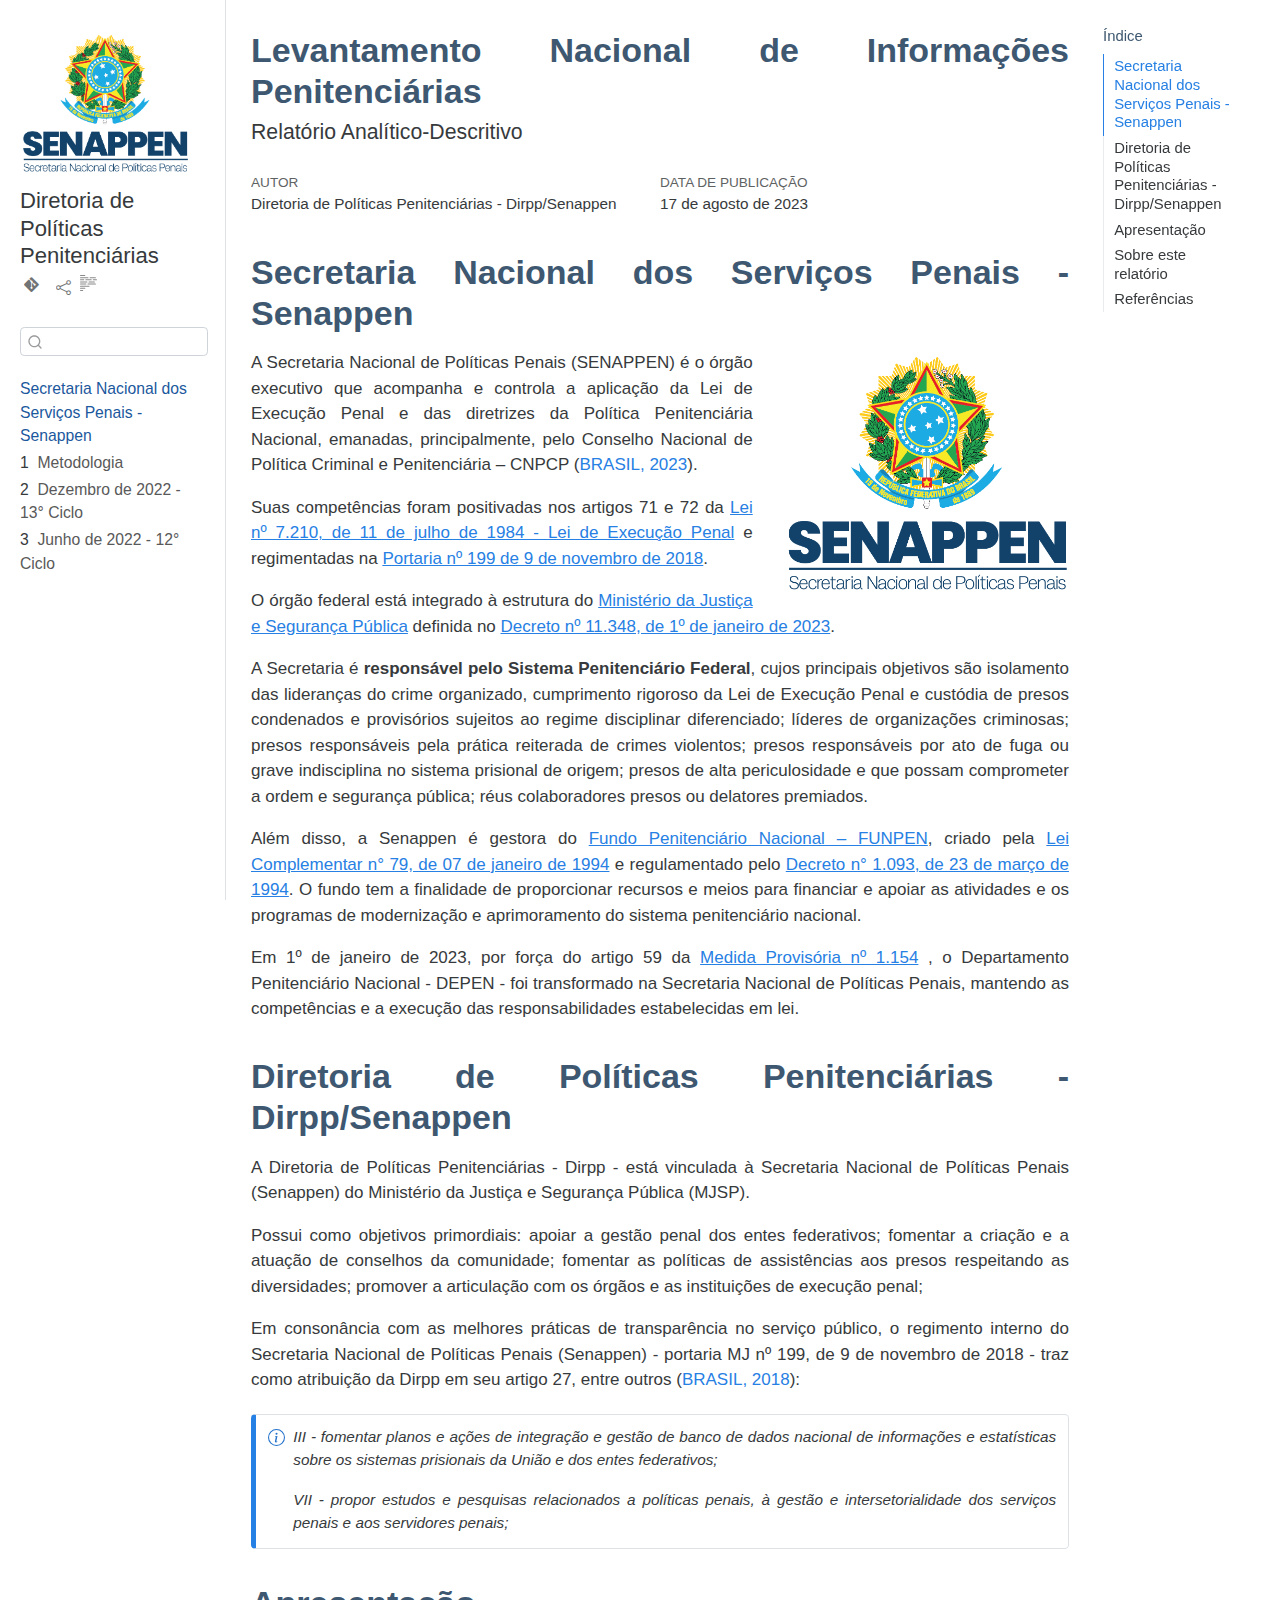
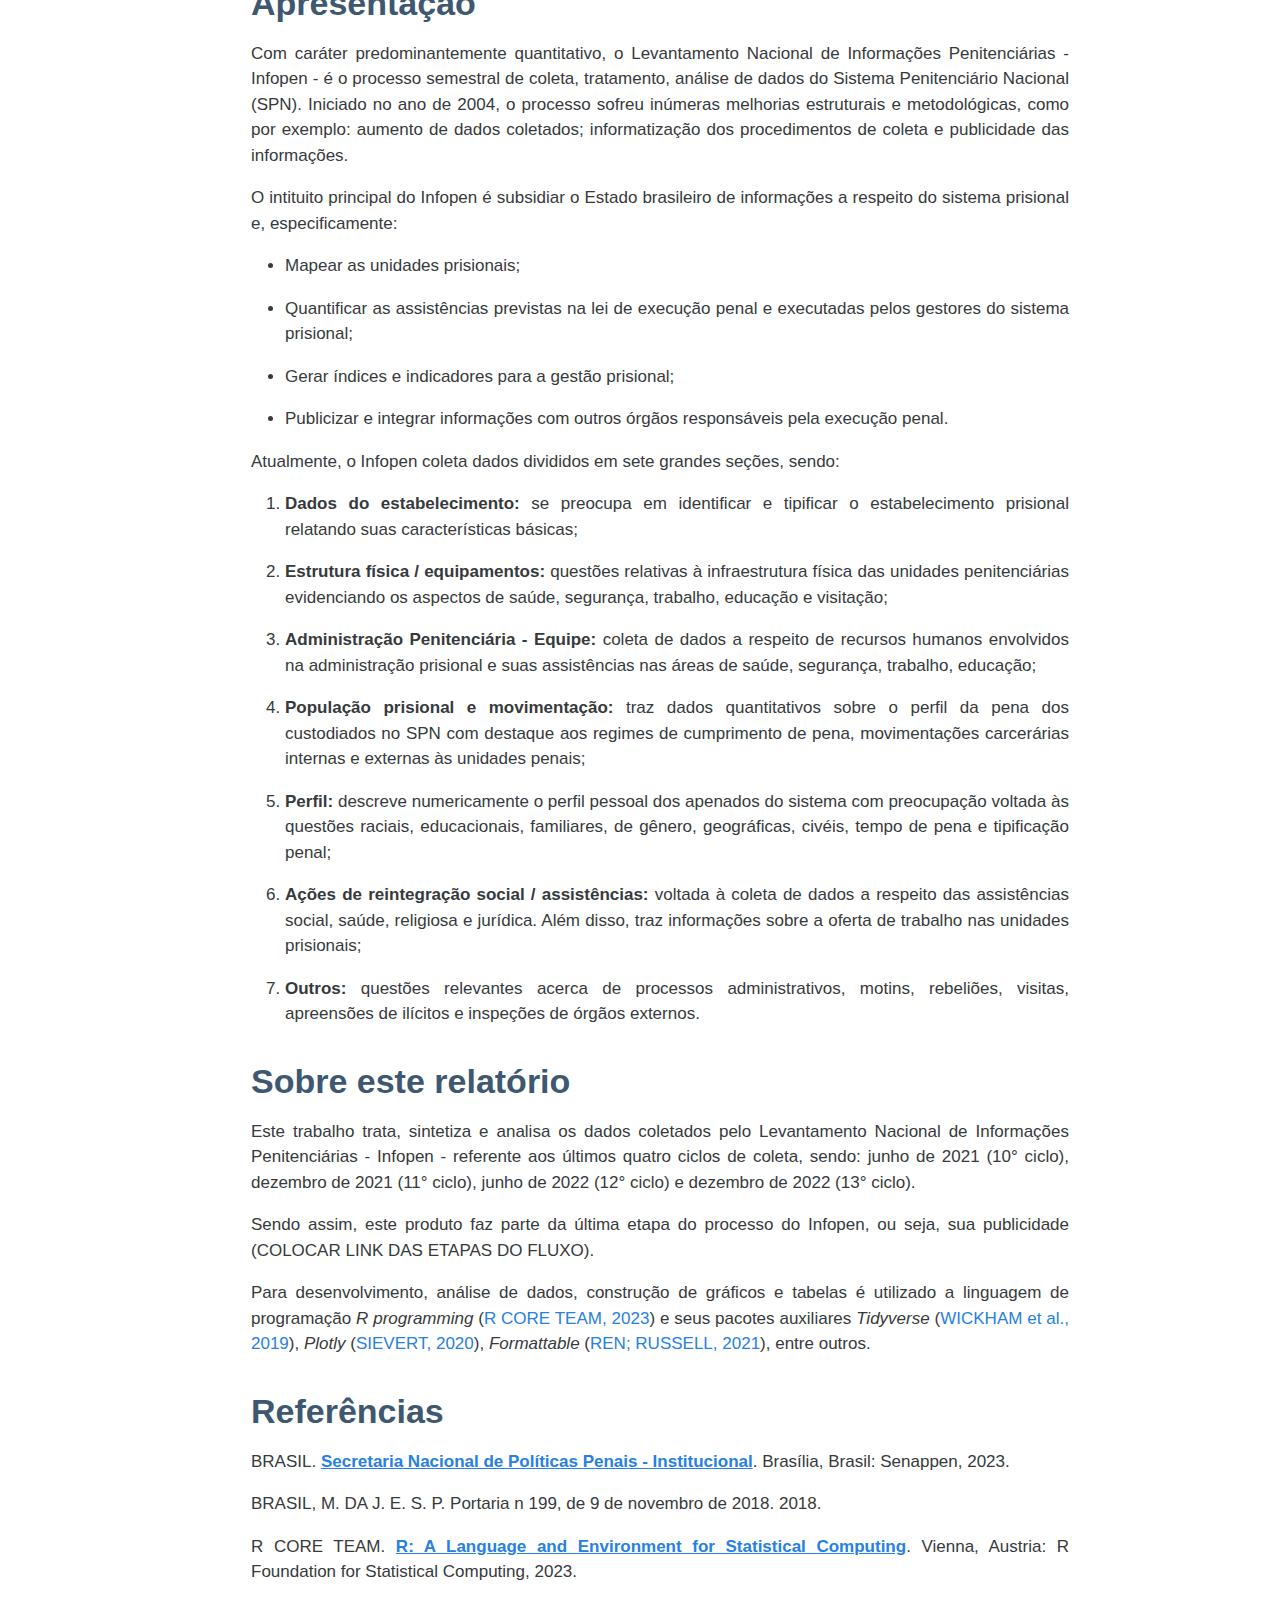
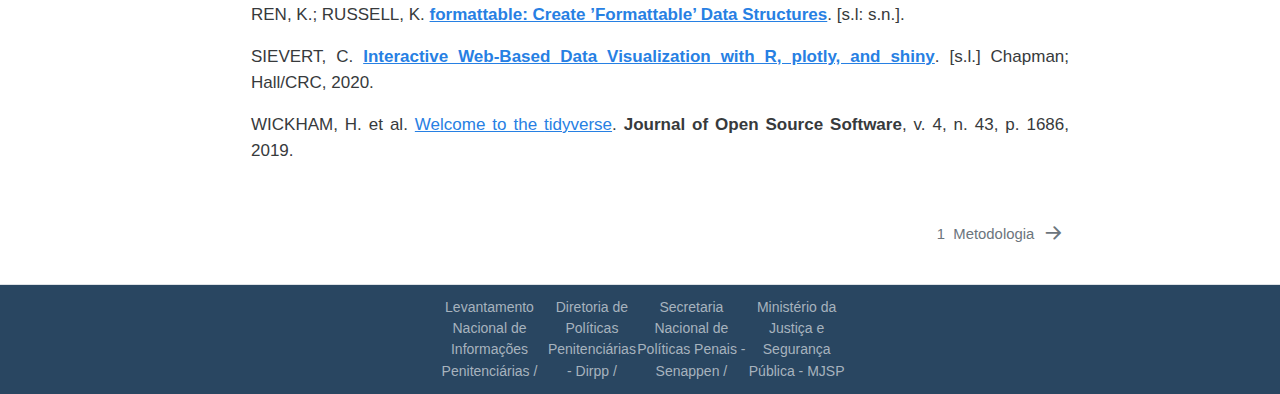
<file: docs/index.html>
<!DOCTYPE html>
<html xmlns="http://www.w3.org/1999/xhtml" lang="pt" xml:lang="pt"><head>

<meta charset="utf-8">
<meta name="generator" content="quarto-1.3.353">

<meta name="viewport" content="width=device-width, initial-scale=1.0, user-scalable=yes">

<meta name="author" content="Diretoria de Políticas Penitenciárias - Dirpp/Senappen">

<title>Levantamento Nacional de Informações Penitenciárias</title>
<style>
code{white-space: pre-wrap;}
span.smallcaps{font-variant: small-caps;}
div.columns{display: flex; gap: min(4vw, 1.5em);}
div.column{flex: auto; overflow-x: auto;}
div.hanging-indent{margin-left: 1.5em; text-indent: -1.5em;}
ul.task-list{list-style: none;}
ul.task-list li input[type="checkbox"] {
  width: 0.8em;
  margin: 0 0.8em 0.2em -1em; /* quarto-specific, see https://github.com/quarto-dev/quarto-cli/issues/4556 */ 
  vertical-align: middle;
}
/* CSS for citations */
div.csl-bib-body { }
div.csl-entry {
  clear: both;
  margin-bottom: 1em;
}
.hanging-indent div.csl-entry {
  margin-left:2em;
  text-indent:-2em;
}
div.csl-left-margin {
  min-width:2em;
  float:left;
}
div.csl-right-inline {
  margin-left:2em;
  padding-left:1em;
}
div.csl-indent {
  margin-left: 2em;
}</style>


<script src="site_libs/quarto-nav/quarto-nav.js"></script>
<script src="site_libs/quarto-nav/headroom.min.js"></script>
<script src="site_libs/clipboard/clipboard.min.js"></script>
<script src="site_libs/quarto-search/autocomplete.umd.js"></script>
<script src="site_libs/quarto-search/fuse.min.js"></script>
<script src="site_libs/quarto-search/quarto-search.js"></script>
<meta name="quarto:offset" content="./">
<link href="./metodologia.html" rel="next">
<script src="site_libs/quarto-html/quarto.js"></script>
<script src="site_libs/quarto-html/popper.min.js"></script>
<script src="site_libs/quarto-html/tippy.umd.min.js"></script>
<script src="site_libs/quarto-html/anchor.min.js"></script>
<link href="site_libs/quarto-html/tippy.css" rel="stylesheet">
<link href="site_libs/quarto-html/quarto-syntax-highlighting.css" rel="stylesheet" id="quarto-text-highlighting-styles">
<script src="site_libs/bootstrap/bootstrap.min.js"></script>
<link href="site_libs/bootstrap/bootstrap-icons.css" rel="stylesheet">
<link href="site_libs/bootstrap/bootstrap.min.css" rel="stylesheet" id="quarto-bootstrap" data-mode="light">
<script id="quarto-search-options" type="application/json">{
  "location": "sidebar",
  "copy-button": false,
  "collapse-after": 3,
  "panel-placement": "start",
  "type": "textbox",
  "limit": 20,
  "language": {
    "search-no-results-text": "Nenhum resultado",
    "search-matching-documents-text": "documentos correspondentes",
    "search-copy-link-title": "Copiar link para a busca",
    "search-hide-matches-text": "Esconder correspondências adicionais",
    "search-more-match-text": "mais correspondência neste documento",
    "search-more-matches-text": "mais correspondências neste documento",
    "search-clear-button-title": "Limpar",
    "search-detached-cancel-button-title": "Cancelar",
    "search-submit-button-title": "Enviar"
  }
}</script>


<link rel="stylesheet" href="style.css">
</head>

<body class="nav-sidebar docked">

<div id="quarto-search-results"></div>
  <header id="quarto-header" class="headroom fixed-top">
  <nav class="quarto-secondary-nav">
    <div class="container-fluid d-flex">
      <button type="button" class="quarto-btn-toggle btn" data-bs-toggle="collapse" data-bs-target="#quarto-sidebar,#quarto-sidebar-glass" aria-controls="quarto-sidebar" aria-expanded="false" aria-label="Alternar barra lateral" onclick="if (window.quartoToggleHeadroom) { window.quartoToggleHeadroom(); }">
        <i class="bi bi-layout-text-sidebar-reverse"></i>
      </button>
      <nav class="quarto-page-breadcrumbs" aria-label="breadcrumb"><ol class="breadcrumb"><li class="breadcrumb-item"><a href="./index.html">Secretaria Nacional dos Serviços Penais - Senappen</a></li></ol></nav>
      <a class="flex-grow-1" role="button" data-bs-toggle="collapse" data-bs-target="#quarto-sidebar,#quarto-sidebar-glass" aria-controls="quarto-sidebar" aria-expanded="false" aria-label="Alternar barra lateral" onclick="if (window.quartoToggleHeadroom) { window.quartoToggleHeadroom(); }">      
      </a>
      <button type="button" class="btn quarto-search-button" aria-label="Procurar" onclick="window.quartoOpenSearch();">
        <i class="bi bi-search"></i>
      </button>
    </div>
  </nav>
</header>
<!-- content -->
<div id="quarto-content" class="quarto-container page-columns page-rows-contents page-layout-full">
<!-- sidebar -->
  <nav id="quarto-sidebar" class="sidebar collapse collapse-horizontal sidebar-navigation docked overflow-auto">
    <div class="pt-lg-2 mt-2 text-left sidebar-header sidebar-header-stacked">
      <a href="./index.html" class="sidebar-logo-link">
      <img src="./img/senappen_brasao.png" alt="" class="sidebar-logo py-0 d-lg-inline d-none">
      </a>
    <div class="sidebar-title mb-0 py-0">
      <a href="./">Diretoria de Políticas Penitenciárias</a> 
        <div class="sidebar-tools-main tools-wide">
    <a href="" title="" class="quarto-navigation-tool px-1" aria-label=""><i class="bi bi-git"></i></a>
    <a href="https://www.gov.br/depen/pt-br/canais_atendimento/ouvidoria" title="" class="quarto-navigation-tool px-1" aria-label=""><i class="bi bi-"></i></a>
    <div class="dropdown">
      <a href="" title="Share" id="quarto-navigation-tool-dropdown-0" class="quarto-navigation-tool dropdown-toggle px-1" data-bs-toggle="dropdown" aria-expanded="false" aria-label="Share"><i class="bi bi-share"></i></a>
      <ul class="dropdown-menu" aria-labelledby="quarto-navigation-tool-dropdown-0">
          <li>
            <a class="dropdown-item sidebar-tools-main-item" href="https://twitter.com/intent/tweet?url=|url|">
              <i class="bi bi-bi-twitter pe-1"></i>
            Twitter
            </a>
          </li>
          <li>
            <a class="dropdown-item sidebar-tools-main-item" href="https://www.facebook.com/sharer/sharer.php?u=|url|">
              <i class="bi bi-bi-facebook pe-1"></i>
            Facebook
            </a>
          </li>
          <li>
            <a class="dropdown-item sidebar-tools-main-item" href="https://www.linkedin.com/sharing/share-offsite/?url=|url|">
              <i class="bi bi-bi-linkedin pe-1"></i>
            LinkedIn
            </a>
          </li>
      </ul>
    </div>
  <a href="" class="quarto-reader-toggle quarto-navigation-tool px-1" onclick="window.quartoToggleReader(); return false;" title="Alternar modo de leitor">
  <div class="quarto-reader-toggle-btn">
  <i class="bi"></i>
  </div>
</a>
</div>
    </div>
      </div>
        <div class="mt-2 flex-shrink-0 align-items-center">
        <div class="sidebar-search">
        <div id="quarto-search" class="" title="Procurar"></div>
        </div>
        </div>
    <div class="sidebar-menu-container"> 
    <ul class="list-unstyled mt-1">
        <li class="sidebar-item">
  <div class="sidebar-item-container"> 
  <a href="./index.html" class="sidebar-item-text sidebar-link active">
 <span class="menu-text">Secretaria Nacional dos Serviços Penais - Senappen</span></a>
  </div>
</li>
        <li class="sidebar-item">
  <div class="sidebar-item-container"> 
  <a href="./metodologia.html" class="sidebar-item-text sidebar-link">
 <span class="menu-text"><span class="chapter-number">1</span>&nbsp; <span class="chapter-title">Metodologia</span></span></a>
  </div>
</li>
        <li class="sidebar-item">
  <div class="sidebar-item-container"> 
  <a href="./estatisticas_ciclo13.html" class="sidebar-item-text sidebar-link">
 <span class="menu-text"><span class="chapter-number">2</span>&nbsp; <span class="chapter-title">Dezembro de 2022 - 13° Ciclo</span></span></a>
  </div>
</li>
        <li class="sidebar-item">
  <div class="sidebar-item-container"> 
  <a href="./estatisticas_ciclo12.html" class="sidebar-item-text sidebar-link">
 <span class="menu-text"><span class="chapter-number">3</span>&nbsp; <span class="chapter-title">Junho de 2022 - 12° Ciclo</span></span></a>
  </div>
</li>
    </ul>
    </div>
</nav>
<div id="quarto-sidebar-glass" data-bs-toggle="collapse" data-bs-target="#quarto-sidebar,#quarto-sidebar-glass"></div>
<!-- margin-sidebar -->
    <div id="quarto-margin-sidebar" class="sidebar margin-sidebar">
        <nav id="TOC" role="doc-toc" class="toc-active">
    <h2 id="toc-title">Índice</h2>
   
  <ul>
  <li><a href="#secretaria-nacional-dos-serviços-penais---senappen" id="toc-secretaria-nacional-dos-serviços-penais---senappen" class="nav-link active" data-scroll-target="#secretaria-nacional-dos-serviços-penais---senappen">Secretaria Nacional dos Serviços Penais - Senappen</a></li>
  <li><a href="#diretoria-de-políticas-penitenciárias---dirppsenappen" id="toc-diretoria-de-políticas-penitenciárias---dirppsenappen" class="nav-link" data-scroll-target="#diretoria-de-políticas-penitenciárias---dirppsenappen">Diretoria de Políticas Penitenciárias - Dirpp/Senappen</a></li>
  <li><a href="#apresentação" id="toc-apresentação" class="nav-link" data-scroll-target="#apresentação">Apresentação</a></li>
  <li><a href="#sobre-este-relatório" id="toc-sobre-este-relatório" class="nav-link" data-scroll-target="#sobre-este-relatório">Sobre este relatório</a></li>
  <li><a href="#referências" id="toc-referências" class="nav-link" data-scroll-target="#referências">Referências</a></li>
  </ul>
</nav>
    </div>
<!-- main -->
<main class="content column-body" id="quarto-document-content">

<header id="title-block-header" class="quarto-title-block default">
<div class="quarto-title">
<h1 class="title">Levantamento Nacional de Informações Penitenciárias</h1>
<p class="subtitle lead">Relatório Analítico-Descritivo</p>
</div>



<div class="quarto-title-meta">

    <div>
    <div class="quarto-title-meta-heading">Autor</div>
    <div class="quarto-title-meta-contents">
             <p>Diretoria de Políticas Penitenciárias - Dirpp/Senappen </p>
          </div>
  </div>
    
    <div>
    <div class="quarto-title-meta-heading">Data de Publicação</div>
    <div class="quarto-title-meta-contents">
      <p class="date">17 de agosto de 2023</p>
    </div>
  </div>
  
    
  </div>
  

</header>


<section id="secretaria-nacional-dos-serviços-penais---senappen" class="level1 unnumbered">
<h1 class="unnumbered">Secretaria Nacional dos Serviços Penais - Senappen</h1><p><img src="img/senappen_brasao.png" title="Levantamento Nacional de Informações Penitenciárias" class="quarto-cover-image img-fluid"></p>
<p>A Secretaria Nacional de Políticas Penais (SENAPPEN) é o órgão executivo que acompanha e controla a aplicação da Lei de Execução Penal e das diretrizes da Política Penitenciária Nacional, emanadas, principalmente, pelo Conselho Nacional de Política Criminal e Penitenciária – CNPCP <span class="citation" data-cites="senappen01">(<a href="#ref-senappen01" role="doc-biblioref">BRASIL, 2023</a>)</span>.</p>
<p>Suas competências foram positivadas nos artigos 71 e 72 da <a href="https://www.planalto.gov.br/ccivil_03/leis/l7210.htm">Lei nº 7.210, de 11 de julho de 1984 - Lei de Execução Penal</a> e regimentadas na <a href="https://dspace.mj.gov.br/bitstream/1/317/3/PRT_MSP_GM_2018_199.html" title="Portaria nº 199 de 9 de novembro de 2018">Portaria nº 199 de 9 de novembro de 2018</a>.</p>
<p>O órgão federal está integrado à estrutura do <a href="https://www.gov.br/mj/pt-br" title="Ministério da Justiça e Segurança Pública">Ministério da Justiça e Segurança Pública</a> definida no <a href="http://www.planalto.gov.br/ccivil_03/_ato2023-2026/2023/decreto/D11348.htm" title="Decreto nº 11.348, de 1º de janeiro de 2023">Decreto nº 11.348, de 1º de janeiro de 2023</a>.</p>
<p>A Secretaria é <strong>responsável pelo Sistema Penitenciário Federal</strong>, cujos principais objetivos são isolamento das lideranças do crime organizado, cumprimento rigoroso da Lei de Execução Penal e custódia de presos condenados e provisórios sujeitos ao regime disciplinar diferenciado; líderes de organizações criminosas; presos responsáveis pela prática reiterada de crimes violentos; presos responsáveis por ato de fuga ou grave indisciplina no sistema prisional de origem; presos de alta periculosidade e que possam comprometer a ordem e segurança pública; réus colaboradores presos ou delatores premiados.</p>
<p>Além disso, a Senappen é gestora do <a href="https://www.gov.br/senappen/pt-br/assuntos/funpen" title="Fundo Penitenciário Nacional – FUNPEN">Fundo Penitenciário Nacional – FUNPEN</a>, criado pela <a href="https://www.planalto.gov.br/ccivil_03/leis/lcp/Lcp79.htmcompilado.htm#:~:text=LEI%20COMPLEMENTAR%20N%C2%BA%2079%2C%20DE%2007%20DE%20JANEIRO%20DE%201994&amp;text=Cria%20o%20Fundo%20Penitenci%C3%A1rio%20Nacional%20%2D%20FUNPEN%2C%20e%20d%C3%A1%20outras%20provid%C3%AAncias.&amp;text=IX%20%2D%20rendimentos%20de%20qualquer%20natureza,lhe%20forem%20destinados%20por%20lei." title="Lei Complementar n° 79, de 07 de janeiro de 1994">Lei Complementar n° 79, de 07 de janeiro de 1994</a> e regulamentado pelo <a href="https://www.planalto.gov.br/ccivil_03/decreto/1990-1994/D1093.htm" title="Decreto n° 1.093, de 23 de março de 1994">Decreto n° 1.093, de 23 de março de 1994</a>. O fundo tem a finalidade de proporcionar recursos e meios para financiar e apoiar as atividades e os programas de modernização e aprimoramento do sistema penitenciário nacional.</p>
<p>Em 1º de janeiro de 2023, por força do artigo 59 da <a href="http://www.planalto.gov.br/ccivil_03/_ato2023-2026/2023/Mpv/mpv1154.htm#:~:text=MEDIDA%20PROVIS%C3%93RIA%20N%C2%BA%201.154%2C%20DE%201%C2%BA%20DE%20JANEIRO%20DE%202023&amp;text=Estabelece%20a%20organiza%C3%A7%C3%A3o%20b%C3%A1sica%20dos,Art." title="Medida Provisória nº 1.154">Medida Provisória nº 1.154</a> , o Departamento Penitenciário Nacional - DEPEN - foi transformado na Secretaria Nacional de Políticas Penais, mantendo as competências e a execução das responsabilidades estabelecidas em lei.</p>
</section>
<section id="diretoria-de-políticas-penitenciárias---dirppsenappen" class="level1 unnumbered">
<h1 class="unnumbered">Diretoria de Políticas Penitenciárias - Dirpp/Senappen</h1>
<p>A Diretoria de Políticas Penitenciárias - Dirpp - está vinculada à Secretaria Nacional de Políticas Penais (Senappen) do Ministério da Justiça e Segurança Pública (MJSP).</p>
<p>Possui como objetivos primordiais: apoiar a gestão penal dos entes federativos; fomentar a criação e a atuação de conselhos da comunidade; fomentar as políticas de assistências aos presos respeitando as diversidades; promover a articulação com os órgãos e as instituições de execução penal;</p>
<p>Em consonância com as melhores práticas de transparência no serviço público, o regimento interno do Secretaria Nacional de Políticas Penais (Senappen) - portaria MJ nº 199, de 9 de novembro de 2018 - traz como atribuição da Dirpp em seu artigo 27, entre outros <span class="citation" data-cites="portaria_199_2018">(<a href="#ref-portaria_199_2018" role="doc-biblioref">BRASIL, 2018</a>)</span>:</p>
<div class="callout callout-style-simple callout-note">
<div class="callout-body d-flex">
<div class="callout-icon-container">
<i class="callout-icon"></i>
</div>
<div class="callout-body-container">
<p><em>III - fomentar planos e ações de integração e gestão de banco de dados nacional de informações e estatísticas sobre os sistemas prisionais da União e dos entes federativos;</em></p>
<p><em>VII - propor estudos e pesquisas relacionados a políticas penais, à gestão e intersetorialidade dos serviços penais e aos servidores penais;</em></p>
</div>
</div>
</div>
</section>
<section id="apresentação" class="level1 unnumbered">
<h1 class="unnumbered">Apresentação</h1>
<p>Com caráter predominantemente quantitativo, o Levantamento Nacional de Informações Penitenciárias - Infopen - é o processo semestral de coleta, tratamento, análise de dados do Sistema Penitenciário Nacional (SPN). Iniciado no ano de 2004, o processo sofreu inúmeras melhorias estruturais e metodológicas, como por exemplo: aumento de dados coletados; informatização dos procedimentos de coleta e publicidade das informações.</p>
<p>O intituito principal do Infopen é subsidiar o Estado brasileiro de informações a respeito do sistema prisional e, especificamente:</p>
<ul>
<li><p>Mapear as unidades prisionais;</p></li>
<li><p>Quantificar as assistências previstas na lei de execução penal e executadas pelos gestores do sistema prisional;</p></li>
<li><p>Gerar índices e indicadores para a gestão prisional;</p></li>
<li><p>Publicizar e integrar informações com outros órgãos responsáveis pela execução penal.</p></li>
</ul>
<p>Atualmente, o Infopen coleta dados divididos em sete grandes seções, sendo:</p>
<ol type="1">
<li><p><strong>Dados do estabelecimento:</strong> se preocupa em identificar e tipificar o estabelecimento prisional relatando suas características básicas;</p></li>
<li><p><strong>Estrutura física / equipamentos:</strong> questões relativas à infraestrutura física das unidades penitenciárias evidenciando os aspectos de saúde, segurança, trabalho, educação e visitação;</p></li>
<li><p><strong>Administração Penitenciária - Equipe:</strong> coleta de dados a respeito de recursos humanos envolvidos na administração prisional e suas assistências nas áreas de saúde, segurança, trabalho, educação;</p></li>
<li><p><strong>População prisional e movimentação:</strong> traz dados quantitativos sobre o perfil da pena dos custodiados no SPN com destaque aos regimes de cumprimento de pena, movimentações carcerárias internas e externas às unidades penais;</p></li>
<li><p><strong>Perfil:</strong> descreve numericamente o perfil pessoal dos apenados do sistema com preocupação voltada às questões raciais, educacionais, familiares, de gênero, geográficas, civéis, tempo de pena e tipificação penal;</p></li>
<li><p><strong>Ações de reintegração social / assistências:</strong> voltada à coleta de dados a respeito das assistências social, saúde, religiosa e jurídica. Além disso, traz informações sobre a oferta de trabalho nas unidades prisionais;</p></li>
<li><p><strong>Outros:</strong> questões relevantes acerca de processos administrativos, motins, rebeliões, visitas, apreensões de ilícitos e inspeções de órgãos externos.</p></li>
</ol>
</section>
<section id="sobre-este-relatório" class="level1 unnumbered">
<h1 class="unnumbered">Sobre este relatório</h1>
<p>Este trabalho trata, sintetiza e analisa os dados coletados pelo Levantamento Nacional de Informações Penitenciárias - Infopen - referente aos últimos quatro ciclos de coleta, sendo: junho de 2021 (10° ciclo), dezembro de 2021 (11° ciclo), junho de 2022 (12° ciclo) e dezembro de 2022 (13° ciclo).</p>
<p>Sendo assim, este produto faz parte da última etapa do processo do Infopen, ou seja, sua publicidade (COLOCAR LINK DAS ETAPAS DO FLUXO).</p>
<p>Para desenvolvimento, análise de dados, construção de gráficos e tabelas é utilizado a linguagem de programação <em>R programming</em> <span class="citation" data-cites="manual_r">(<a href="#ref-manual_r" role="doc-biblioref">R CORE TEAM, 2023</a>)</span> e seus pacotes auxiliares <em>Tidyverse</em> <span class="citation" data-cites="tidyverse">(<a href="#ref-tidyverse" role="doc-biblioref">WICKHAM et al., 2019</a>)</span>, <em>Plotly</em> <span class="citation" data-cites="plotly">(<a href="#ref-plotly" role="doc-biblioref">SIEVERT, 2020</a>)</span>, <em>Formattable</em> <span class="citation" data-cites="formattable">(<a href="#ref-formattable" role="doc-biblioref">REN; RUSSELL, 2021</a>)</span>, entre outros.</p>
</section>
<section id="referências" class="level1 unnumbered">
<h1 class="unnumbered">Referências</h1>


<div id="refs" class="references csl-bib-body" data-entry-spacing="1" role="list">
<div id="ref-senappen01" class="csl-entry" role="listitem">
BRASIL. <strong><a href="https://www.gov.br/senappen/pt-br/acesso-a-informacao/institucional">Secretaria Nacional de Políticas Penais - Institucional</a></strong>. Brasília, Brasil: Senappen, 2023.
</div>
<div id="ref-portaria_199_2018" class="csl-entry" role="listitem">
BRASIL, M. DA J. E. S. P. Portaria n<span></span> 199, de 9 de novembro de 2018. 2018.
</div>
<div id="ref-manual_r" class="csl-entry" role="listitem">
R CORE TEAM. <strong><a href="https://www.R-project.org/">R: A Language and Environment for Statistical Computing</a></strong>. Vienna, Austria: R Foundation for Statistical Computing, 2023.
</div>
<div id="ref-formattable" class="csl-entry" role="listitem">
REN, K.; RUSSELL, K. <strong><a href="https://CRAN.R-project.org/package=formattable">formattable: Create ’Formattable’ Data Structures</a></strong>. [s.l: s.n.].
</div>
<div id="ref-plotly" class="csl-entry" role="listitem">
SIEVERT, C. <strong><a href="https://plotly-r.com">Interactive Web-Based Data Visualization with R, plotly, and shiny</a></strong>. [s.l.] Chapman; Hall/CRC, 2020.
</div>
<div id="ref-tidyverse" class="csl-entry" role="listitem">
WICKHAM, H. et al. <a href="https://doi.org/10.21105/joss.01686">Welcome to the <span>tidyverse</span></a>. <strong>Journal of Open Source Software</strong>, v. 4, n. 43, p. 1686, 2019.
</div>
</div>
</section>

</main> <!-- /main -->
<script id="quarto-html-after-body" type="application/javascript">
window.document.addEventListener("DOMContentLoaded", function (event) {
  const toggleBodyColorMode = (bsSheetEl) => {
    const mode = bsSheetEl.getAttribute("data-mode");
    const bodyEl = window.document.querySelector("body");
    if (mode === "dark") {
      bodyEl.classList.add("quarto-dark");
      bodyEl.classList.remove("quarto-light");
    } else {
      bodyEl.classList.add("quarto-light");
      bodyEl.classList.remove("quarto-dark");
    }
  }
  const toggleBodyColorPrimary = () => {
    const bsSheetEl = window.document.querySelector("link#quarto-bootstrap");
    if (bsSheetEl) {
      toggleBodyColorMode(bsSheetEl);
    }
  }
  toggleBodyColorPrimary();  
  const icon = "";
  const anchorJS = new window.AnchorJS();
  anchorJS.options = {
    placement: 'right',
    icon: icon
  };
  anchorJS.add('.anchored');
  const isCodeAnnotation = (el) => {
    for (const clz of el.classList) {
      if (clz.startsWith('code-annotation-')) {                     
        return true;
      }
    }
    return false;
  }
  const clipboard = new window.ClipboardJS('.code-copy-button', {
    text: function(trigger) {
      const codeEl = trigger.previousElementSibling.cloneNode(true);
      for (const childEl of codeEl.children) {
        if (isCodeAnnotation(childEl)) {
          childEl.remove();
        }
      }
      return codeEl.innerText;
    }
  });
  clipboard.on('success', function(e) {
    // button target
    const button = e.trigger;
    // don't keep focus
    button.blur();
    // flash "checked"
    button.classList.add('code-copy-button-checked');
    var currentTitle = button.getAttribute("title");
    button.setAttribute("title", "Copiada");
    let tooltip;
    if (window.bootstrap) {
      button.setAttribute("data-bs-toggle", "tooltip");
      button.setAttribute("data-bs-placement", "left");
      button.setAttribute("data-bs-title", "Copiada");
      tooltip = new bootstrap.Tooltip(button, 
        { trigger: "manual", 
          customClass: "code-copy-button-tooltip",
          offset: [0, -8]});
      tooltip.show();    
    }
    setTimeout(function() {
      if (tooltip) {
        tooltip.hide();
        button.removeAttribute("data-bs-title");
        button.removeAttribute("data-bs-toggle");
        button.removeAttribute("data-bs-placement");
      }
      button.setAttribute("title", currentTitle);
      button.classList.remove('code-copy-button-checked');
    }, 1000);
    // clear code selection
    e.clearSelection();
  });
  function tippyHover(el, contentFn) {
    const config = {
      allowHTML: true,
      content: contentFn,
      maxWidth: 500,
      delay: 100,
      arrow: false,
      appendTo: function(el) {
          return el.parentElement;
      },
      interactive: true,
      interactiveBorder: 10,
      theme: 'quarto',
      placement: 'bottom-start'
    };
    window.tippy(el, config); 
  }
  const noterefs = window.document.querySelectorAll('a[role="doc-noteref"]');
  for (var i=0; i<noterefs.length; i++) {
    const ref = noterefs[i];
    tippyHover(ref, function() {
      // use id or data attribute instead here
      let href = ref.getAttribute('data-footnote-href') || ref.getAttribute('href');
      try { href = new URL(href).hash; } catch {}
      const id = href.replace(/^#\/?/, "");
      const note = window.document.getElementById(id);
      return note.innerHTML;
    });
  }
      let selectedAnnoteEl;
      const selectorForAnnotation = ( cell, annotation) => {
        let cellAttr = 'data-code-cell="' + cell + '"';
        let lineAttr = 'data-code-annotation="' +  annotation + '"';
        const selector = 'span[' + cellAttr + '][' + lineAttr + ']';
        return selector;
      }
      const selectCodeLines = (annoteEl) => {
        const doc = window.document;
        const targetCell = annoteEl.getAttribute("data-target-cell");
        const targetAnnotation = annoteEl.getAttribute("data-target-annotation");
        const annoteSpan = window.document.querySelector(selectorForAnnotation(targetCell, targetAnnotation));
        const lines = annoteSpan.getAttribute("data-code-lines").split(",");
        const lineIds = lines.map((line) => {
          return targetCell + "-" + line;
        })
        let top = null;
        let height = null;
        let parent = null;
        if (lineIds.length > 0) {
            //compute the position of the single el (top and bottom and make a div)
            const el = window.document.getElementById(lineIds[0]);
            top = el.offsetTop;
            height = el.offsetHeight;
            parent = el.parentElement.parentElement;
          if (lineIds.length > 1) {
            const lastEl = window.document.getElementById(lineIds[lineIds.length - 1]);
            const bottom = lastEl.offsetTop + lastEl.offsetHeight;
            height = bottom - top;
          }
          if (top !== null && height !== null && parent !== null) {
            // cook up a div (if necessary) and position it 
            let div = window.document.getElementById("code-annotation-line-highlight");
            if (div === null) {
              div = window.document.createElement("div");
              div.setAttribute("id", "code-annotation-line-highlight");
              div.style.position = 'absolute';
              parent.appendChild(div);
            }
            div.style.top = top - 2 + "px";
            div.style.height = height + 4 + "px";
            let gutterDiv = window.document.getElementById("code-annotation-line-highlight-gutter");
            if (gutterDiv === null) {
              gutterDiv = window.document.createElement("div");
              gutterDiv.setAttribute("id", "code-annotation-line-highlight-gutter");
              gutterDiv.style.position = 'absolute';
              const codeCell = window.document.getElementById(targetCell);
              const gutter = codeCell.querySelector('.code-annotation-gutter');
              gutter.appendChild(gutterDiv);
            }
            gutterDiv.style.top = top - 2 + "px";
            gutterDiv.style.height = height + 4 + "px";
          }
          selectedAnnoteEl = annoteEl;
        }
      };
      const unselectCodeLines = () => {
        const elementsIds = ["code-annotation-line-highlight", "code-annotation-line-highlight-gutter"];
        elementsIds.forEach((elId) => {
          const div = window.document.getElementById(elId);
          if (div) {
            div.remove();
          }
        });
        selectedAnnoteEl = undefined;
      };
      // Attach click handler to the DT
      const annoteDls = window.document.querySelectorAll('dt[data-target-cell]');
      for (const annoteDlNode of annoteDls) {
        annoteDlNode.addEventListener('click', (event) => {
          const clickedEl = event.target;
          if (clickedEl !== selectedAnnoteEl) {
            unselectCodeLines();
            const activeEl = window.document.querySelector('dt[data-target-cell].code-annotation-active');
            if (activeEl) {
              activeEl.classList.remove('code-annotation-active');
            }
            selectCodeLines(clickedEl);
            clickedEl.classList.add('code-annotation-active');
          } else {
            // Unselect the line
            unselectCodeLines();
            clickedEl.classList.remove('code-annotation-active');
          }
        });
      }
  const findCites = (el) => {
    const parentEl = el.parentElement;
    if (parentEl) {
      const cites = parentEl.dataset.cites;
      if (cites) {
        return {
          el,
          cites: cites.split(' ')
        };
      } else {
        return findCites(el.parentElement)
      }
    } else {
      return undefined;
    }
  };
  var bibliorefs = window.document.querySelectorAll('a[role="doc-biblioref"]');
  for (var i=0; i<bibliorefs.length; i++) {
    const ref = bibliorefs[i];
    const citeInfo = findCites(ref);
    if (citeInfo) {
      tippyHover(citeInfo.el, function() {
        var popup = window.document.createElement('div');
        citeInfo.cites.forEach(function(cite) {
          var citeDiv = window.document.createElement('div');
          citeDiv.classList.add('hanging-indent');
          citeDiv.classList.add('csl-entry');
          var biblioDiv = window.document.getElementById('ref-' + cite);
          if (biblioDiv) {
            citeDiv.innerHTML = biblioDiv.innerHTML;
          }
          popup.appendChild(citeDiv);
        });
        return popup.innerHTML;
      });
    }
  }
});
</script>
<nav class="page-navigation column-body">
  <div class="nav-page nav-page-previous">
  </div>
  <div class="nav-page nav-page-next">
      <a href="./metodologia.html" class="pagination-link">
        <span class="nav-page-text"><span class="chapter-number">1</span>&nbsp; <span class="chapter-title">Metodologia</span></span> <i class="bi bi-arrow-right-short"></i>
      </a>
  </div>
</nav>
</div> <!-- /content -->
<footer class="footer">
  <div class="nav-footer">
    <div class="nav-footer-left">
      &nbsp;
    </div>   
    <div class="nav-footer-center">
      <ul class="footer-items list-unstyled">
    <li class="nav-item">
 Levantamento Nacional de Informações Penitenciárias /
  </li>  
    <li class="nav-item">
 Diretoria de Políticas Penitenciárias - Dirpp /
  </li>  
    <li class="nav-item">
 Secretaria Nacional de Políticas Penais - Senappen /
  </li>  
    <li class="nav-item">
 Ministério da Justiça e Segurança Pública - MJSP
  </li>  
</ul>
    </div>
    <div class="nav-footer-right">
      &nbsp;
    </div>
  </div>
</footer>



</body></html>
</file>
<file: docs/site_libs/quarto-html/tippy.css>
.tippy-box[data-animation=fade][data-state=hidden]{opacity:0}[data-tippy-root]{max-width:calc(100vw - 10px)}.tippy-box{position:relative;background-color:#333;color:#fff;border-radius:4px;font-size:14px;line-height:1.4;white-space:normal;outline:0;transition-property:transform,visibility,opacity}.tippy-box[data-placement^=top]>.tippy-arrow{bottom:0}.tippy-box[data-placement^=top]>.tippy-arrow:before{bottom:-7px;left:0;border-width:8px 8px 0;border-top-color:initial;transform-origin:center top}.tippy-box[data-placement^=bottom]>.tippy-arrow{top:0}.tippy-box[data-placement^=bottom]>.tippy-arrow:before{top:-7px;left:0;border-width:0 8px 8px;border-bottom-color:initial;transform-origin:center bottom}.tippy-box[data-placement^=left]>.tippy-arrow{right:0}.tippy-box[data-placement^=left]>.tippy-arrow:before{border-width:8px 0 8px 8px;border-left-color:initial;right:-7px;transform-origin:center left}.tippy-box[data-placement^=right]>.tippy-arrow{left:0}.tippy-box[data-placement^=right]>.tippy-arrow:before{left:-7px;border-width:8px 8px 8px 0;border-right-color:initial;transform-origin:center right}.tippy-box[data-inertia][data-state=visible]{transition-timing-function:cubic-bezier(.54,1.5,.38,1.11)}.tippy-arrow{width:16px;height:16px;color:#333}.tippy-arrow:before{content:"";position:absolute;border-color:transparent;border-style:solid}.tippy-content{position:relative;padding:5px 9px;z-index:1}
</file>
<file: docs/site_libs/quarto-html/quarto-syntax-highlighting.css>
/* quarto syntax highlight colors */
:root {
  --quarto-hl-ot-color: #007020;
  --quarto-hl-at-color: #7d9029;
  --quarto-hl-ss-color: #bb6688;
  --quarto-hl-an-color: #60a0b0;
  --quarto-hl-fu-color: #06287e;
  --quarto-hl-st-color: #4070a0;
  --quarto-hl-cf-color: #007020;
  --quarto-hl-op-color: #666666;
  --quarto-hl-er-color: #ff0000;
  --quarto-hl-bn-color: #40a070;
  --quarto-hl-al-color: #ff0000;
  --quarto-hl-va-color: #19177c;
  --quarto-hl-bu-color: #008000;
  --quarto-hl-ex-color: inherit;
  --quarto-hl-pp-color: #bc7a00;
  --quarto-hl-in-color: #60a0b0;
  --quarto-hl-vs-color: #4070a0;
  --quarto-hl-wa-color: #60a0b0;
  --quarto-hl-do-color: #ba2121;
  --quarto-hl-im-color: #008000;
  --quarto-hl-ch-color: #4070a0;
  --quarto-hl-dt-color: #902000;
  --quarto-hl-fl-color: #40a070;
  --quarto-hl-co-color: #60a0b0;
  --quarto-hl-cv-color: #60a0b0;
  --quarto-hl-cn-color: #880000;
  --quarto-hl-sc-color: #4070a0;
  --quarto-hl-dv-color: #40a070;
  --quarto-hl-kw-color: #007020;
}

/* other quarto variables */
:root {
  --quarto-font-monospace: SFMono-Regular, Menlo, Monaco, Consolas, "Liberation Mono", "Courier New", monospace;
}

pre > code.sourceCode > span {
  color: #007020;
  font-style: inherit;
}

code span {
  color: #007020;
  font-style: inherit;
}

code.sourceCode > span {
  color: #007020;
  font-style: inherit;
}

div.sourceCode,
div.sourceCode pre.sourceCode {
  color: #007020;
  font-style: inherit;
}

code span.ot {
  color: #007020;
  font-style: inherit;
}

code span.at {
  color: #7d9029;
  font-style: inherit;
}

code span.ss {
  color: #bb6688;
  font-style: inherit;
}

code span.an {
  color: #60a0b0;
  font-weight: bold;
  font-style: italic;
}

code span.fu {
  color: #06287e;
  font-style: inherit;
}

code span.st {
  color: #4070a0;
  font-style: inherit;
}

code span.cf {
  color: #007020;
  font-weight: bold;
  font-style: inherit;
}

code span.op {
  color: #666666;
  font-style: inherit;
}

code span.er {
  color: #ff0000;
  font-weight: bold;
  font-style: inherit;
}

code span.bn {
  color: #40a070;
  font-style: inherit;
}

code span.al {
  color: #ff0000;
  font-weight: bold;
  font-style: inherit;
}

code span.va {
  color: #19177c;
  font-style: inherit;
}

code span.bu {
  color: #008000;
  font-style: inherit;
}

code span.ex {
  font-style: inherit;
}

code span.pp {
  color: #bc7a00;
  font-style: inherit;
}

code span.in {
  color: #60a0b0;
  font-weight: bold;
  font-style: italic;
}

code span.vs {
  color: #4070a0;
  font-style: inherit;
}

code span.wa {
  color: #60a0b0;
  font-weight: bold;
  font-style: italic;
}

code span.do {
  color: #ba2121;
  font-style: italic;
}

code span.im {
  color: #008000;
  font-weight: bold;
  font-style: inherit;
}

code span.ch {
  color: #4070a0;
  font-style: inherit;
}

code span.dt {
  color: #902000;
  font-style: inherit;
}

code span.fl {
  color: #40a070;
  font-style: inherit;
}

code span.co {
  color: #60a0b0;
  font-style: italic;
}

code span.cv {
  color: #60a0b0;
  font-weight: bold;
  font-style: italic;
}

code span.cn {
  color: #880000;
  font-style: inherit;
}

code span.sc {
  color: #4070a0;
  font-style: inherit;
}

code span.dv {
  color: #40a070;
  font-style: inherit;
}

code span.kw {
  color: #007020;
  font-weight: bold;
  font-style: inherit;
}

.prevent-inlining {
  content: "</";
}

/*# sourceMappingURL=debc5d5d77c3f9108843748ff7464032.css.map */
</file>
<file: docs/style.css>
```{css}
body{
  text-align: justify;
  font-family: 'Calibri', sans-serif;
  /*background-color: #294661;
  opacity: 1.0;*/
}

h1,h2,h3,h4{
  color: #294661;
  font-family: 'Calibri', sans-serif;
  text-align: justify;
  text-decoration-color: #294661;
}

nav.sidebar{
  font-family: 'Calibri', sans-serif;
  text-align: start; 
  
}

nav{ /*barra de navegacao a direita*/
  text-align: start;
}


li,ol,menu,dl,{
  font-family: 'Calibri', sans-serif;
  text-align: start;
  color: #294661 ;
  text-decoration-color: #294661;
}

p.numbered:before{
  content: counter(mynum) ": ";
  counter-increment: mynum;
  font-weight: bold;
  color: #294661 ;
  }

menu.numbered:before{
  content: counter(mynum) ": ";
  counter-increment: mynum;
  font-weight: bold;
  color: #294661 ;
  }

li.numbered:before{
  content: counter(mynum) ": ";
  counter-increment: mynum;
  font-weight: bold;
  color: #294661 ;
  }
  
ol.numbered:before{
  content: counter(mynum) ": ";
  counter-increment: mynum;
  font-weight: bold;
  color: #294661 ;
  }
  
dl.numbered:before{
  content: counter(mynum) ": ";
  counter-increment: mynum;
  font-weight: bold;
  color: #294661 ;
  }

```
</file>
